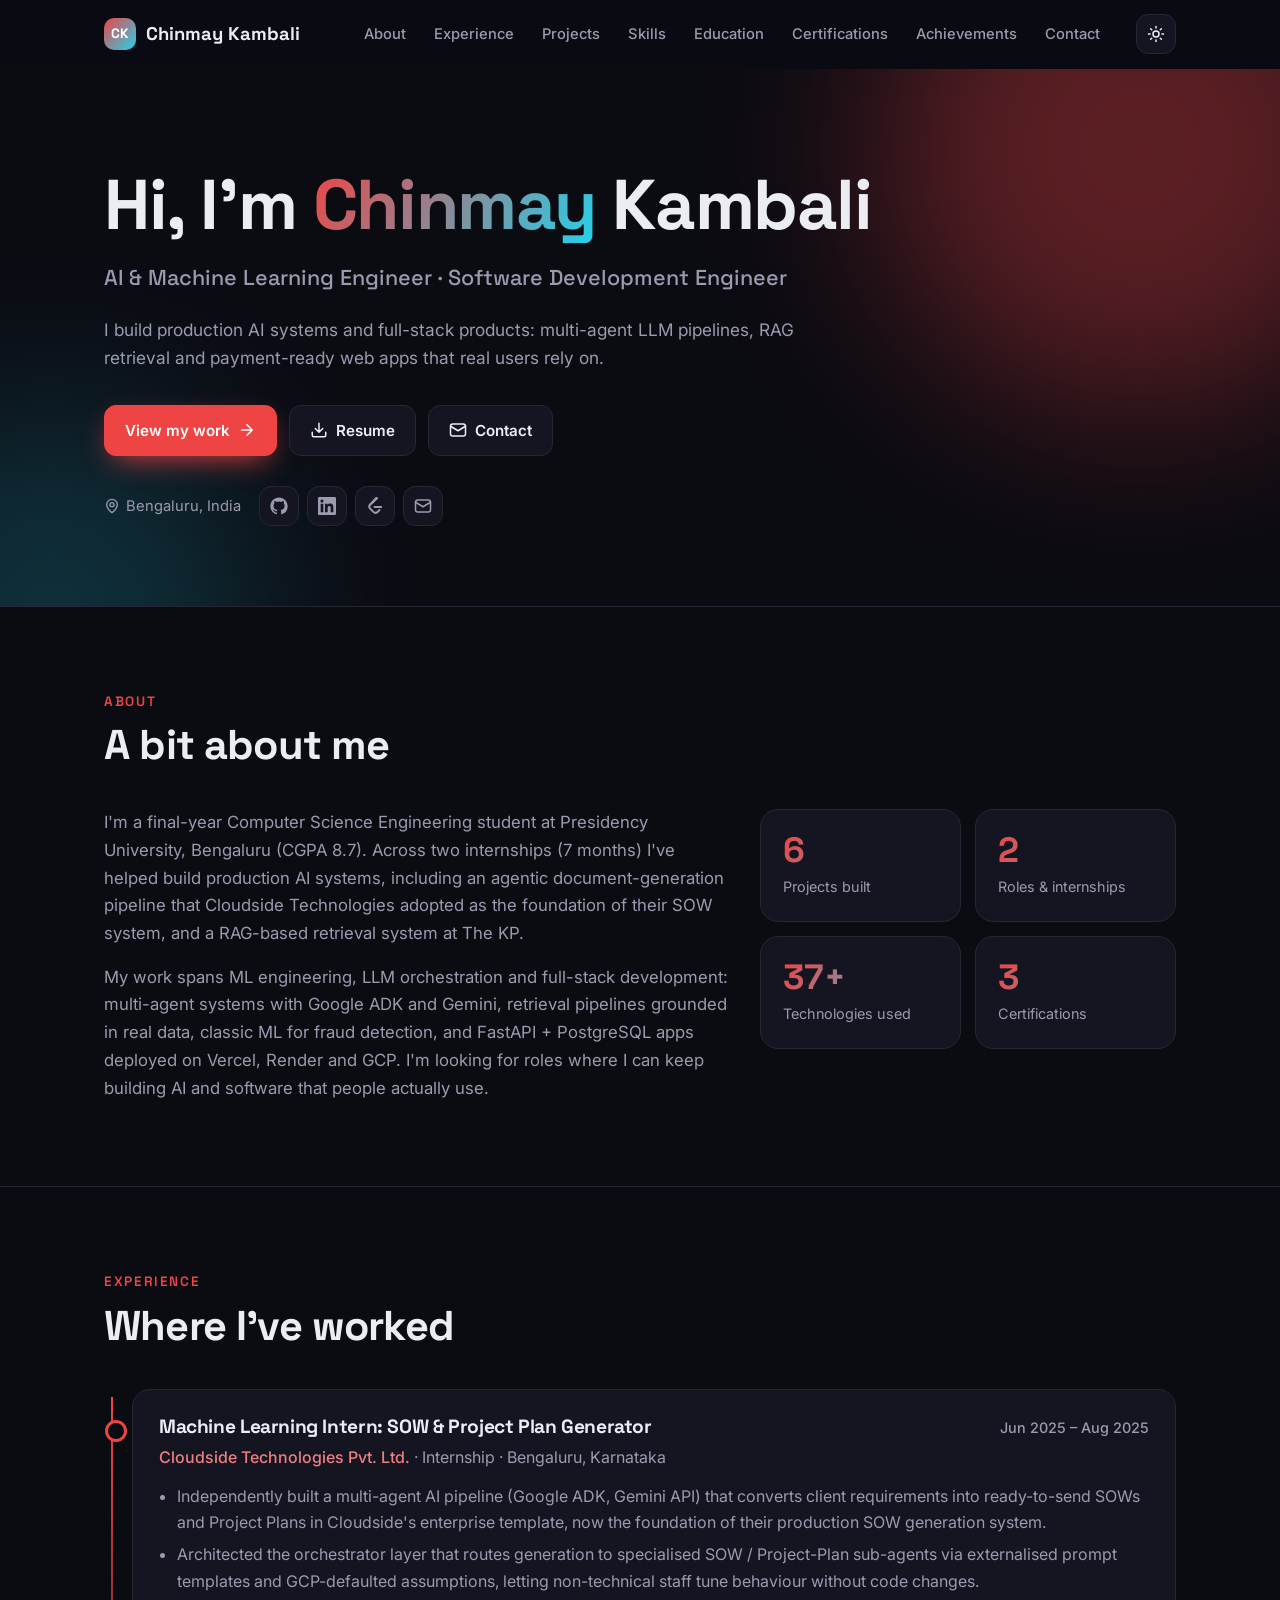
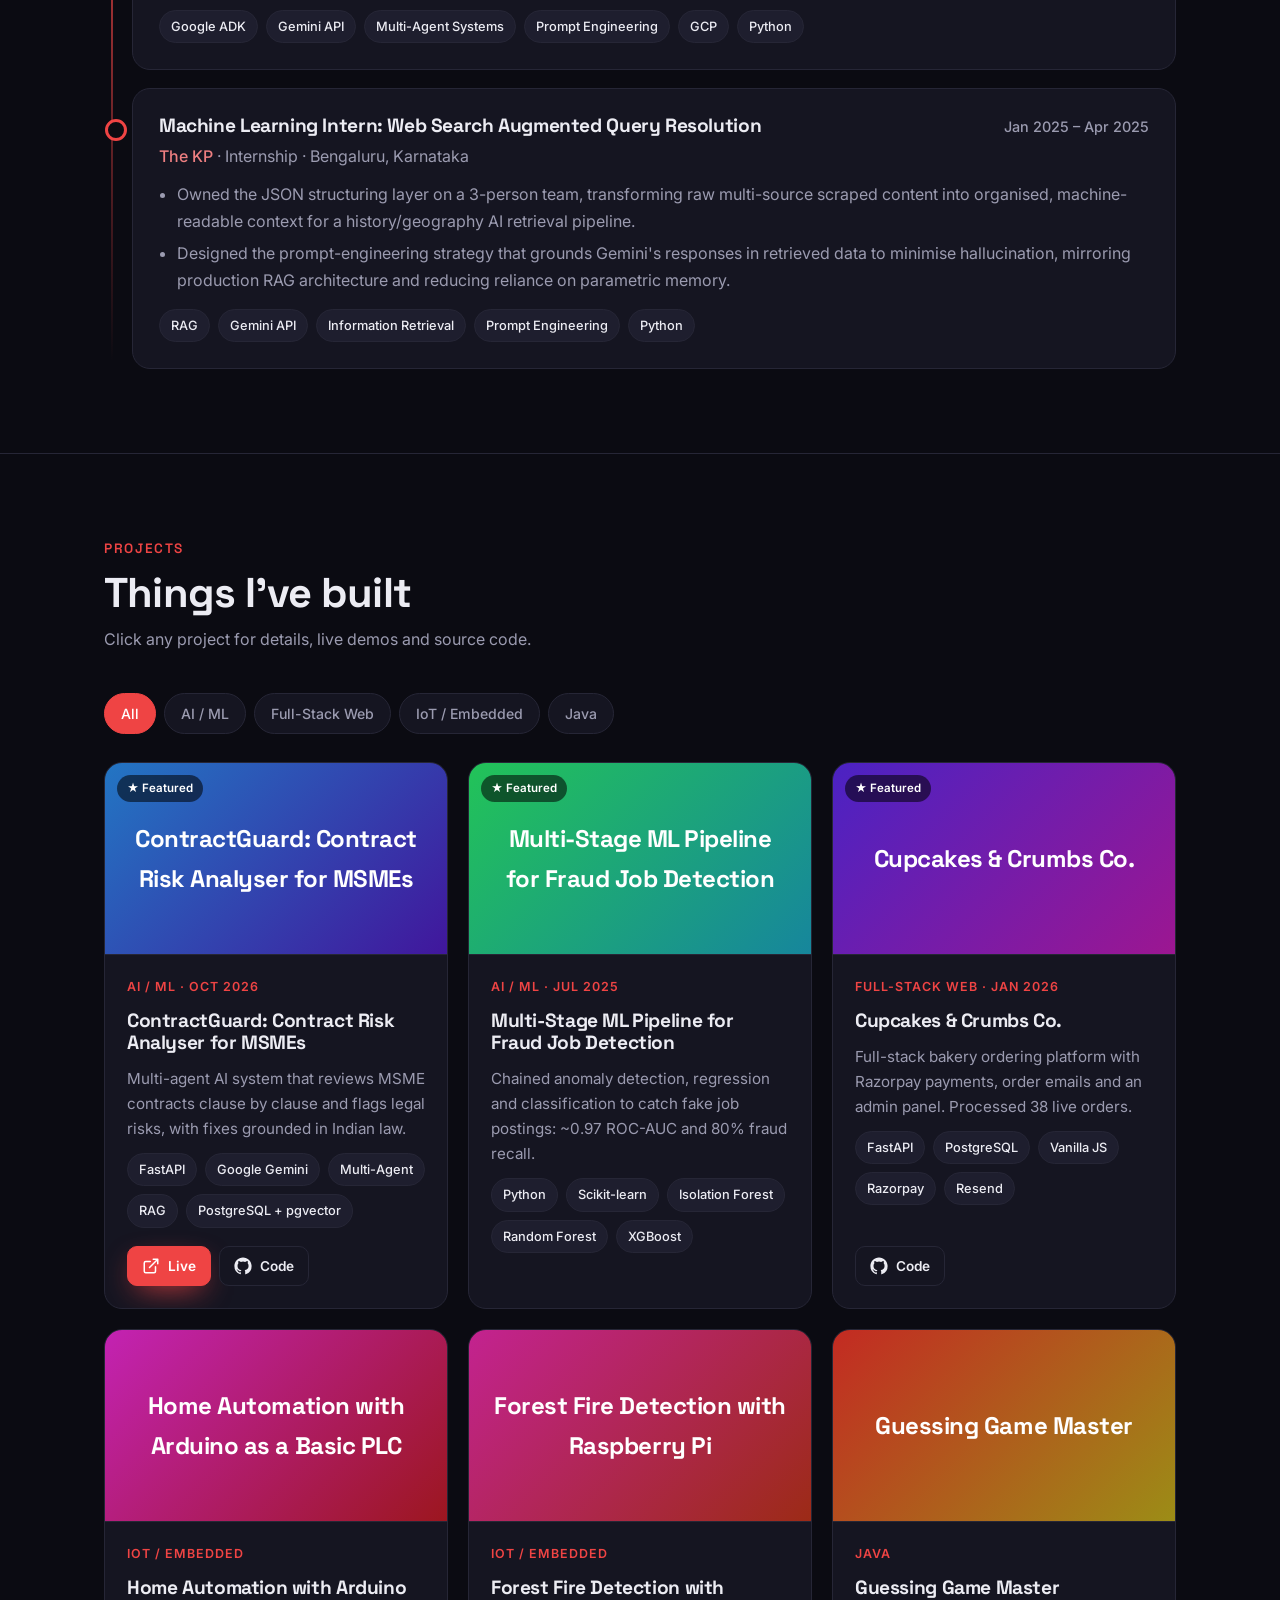
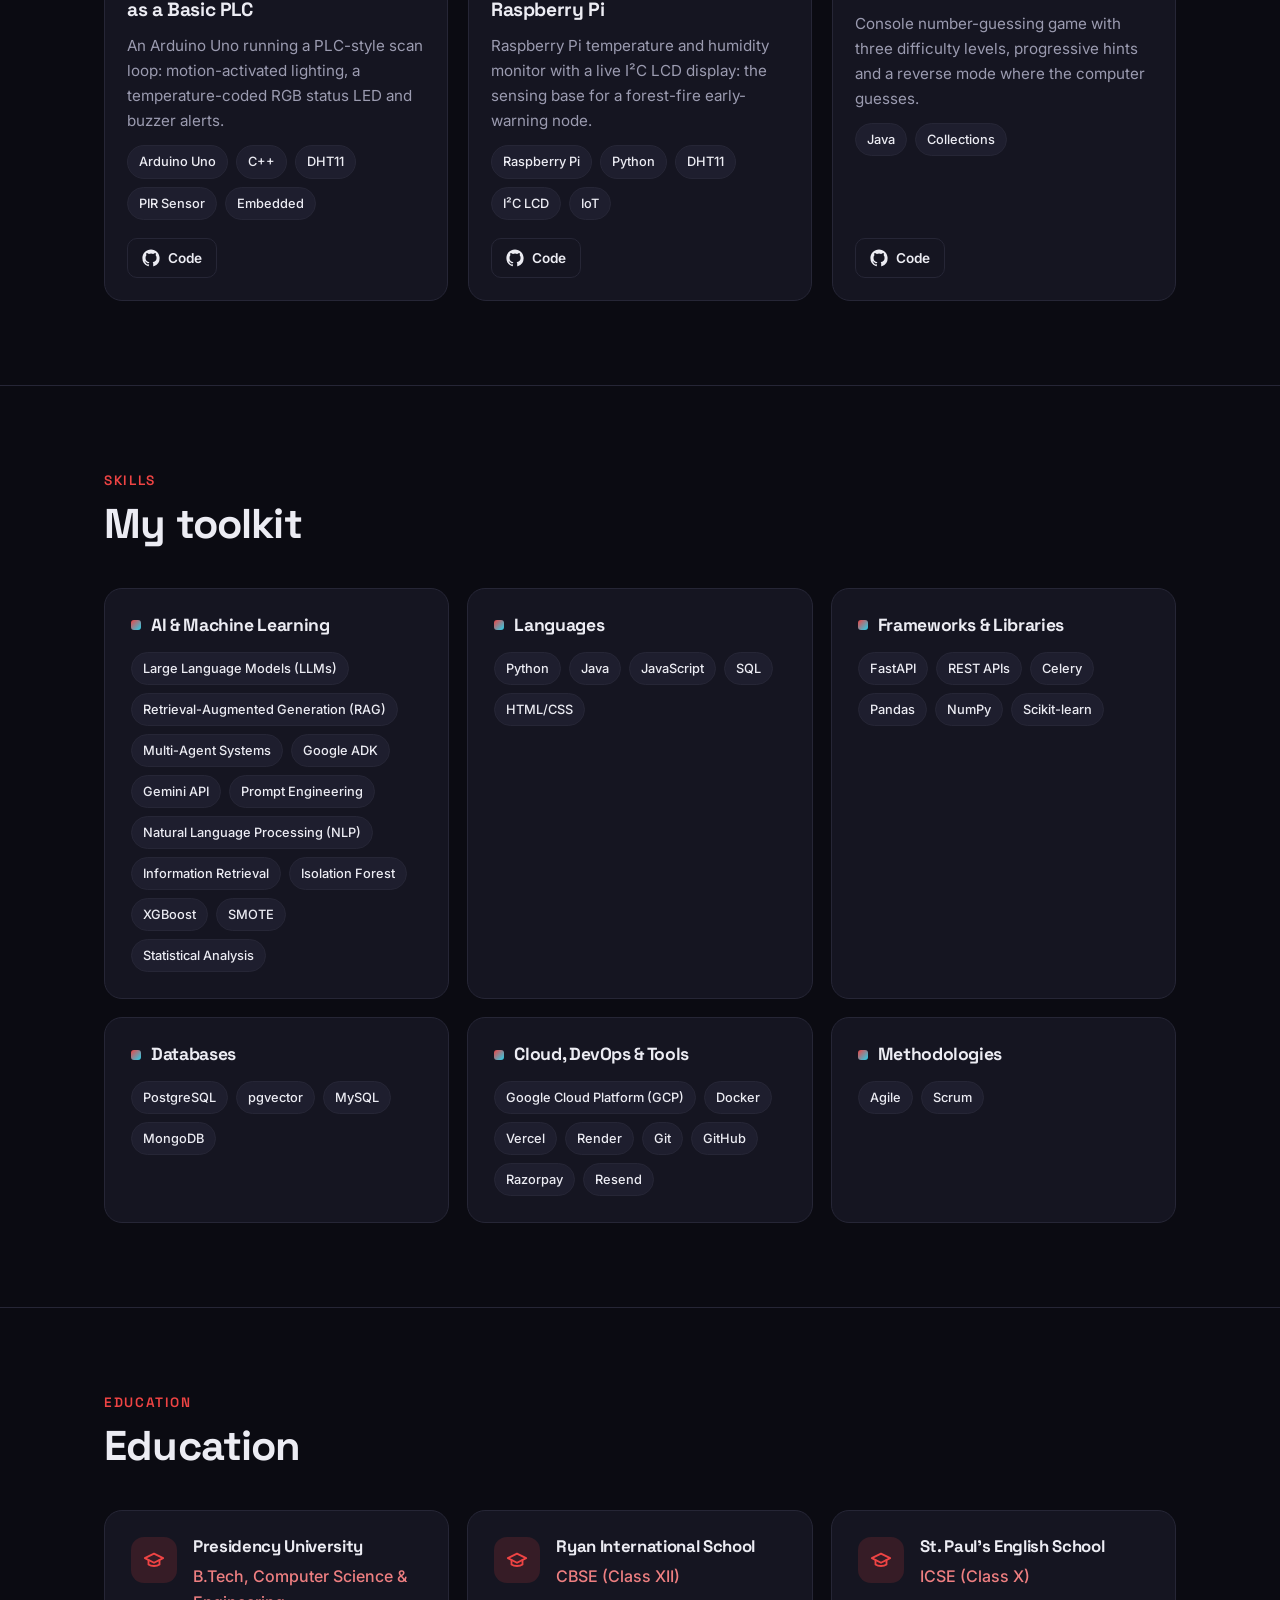
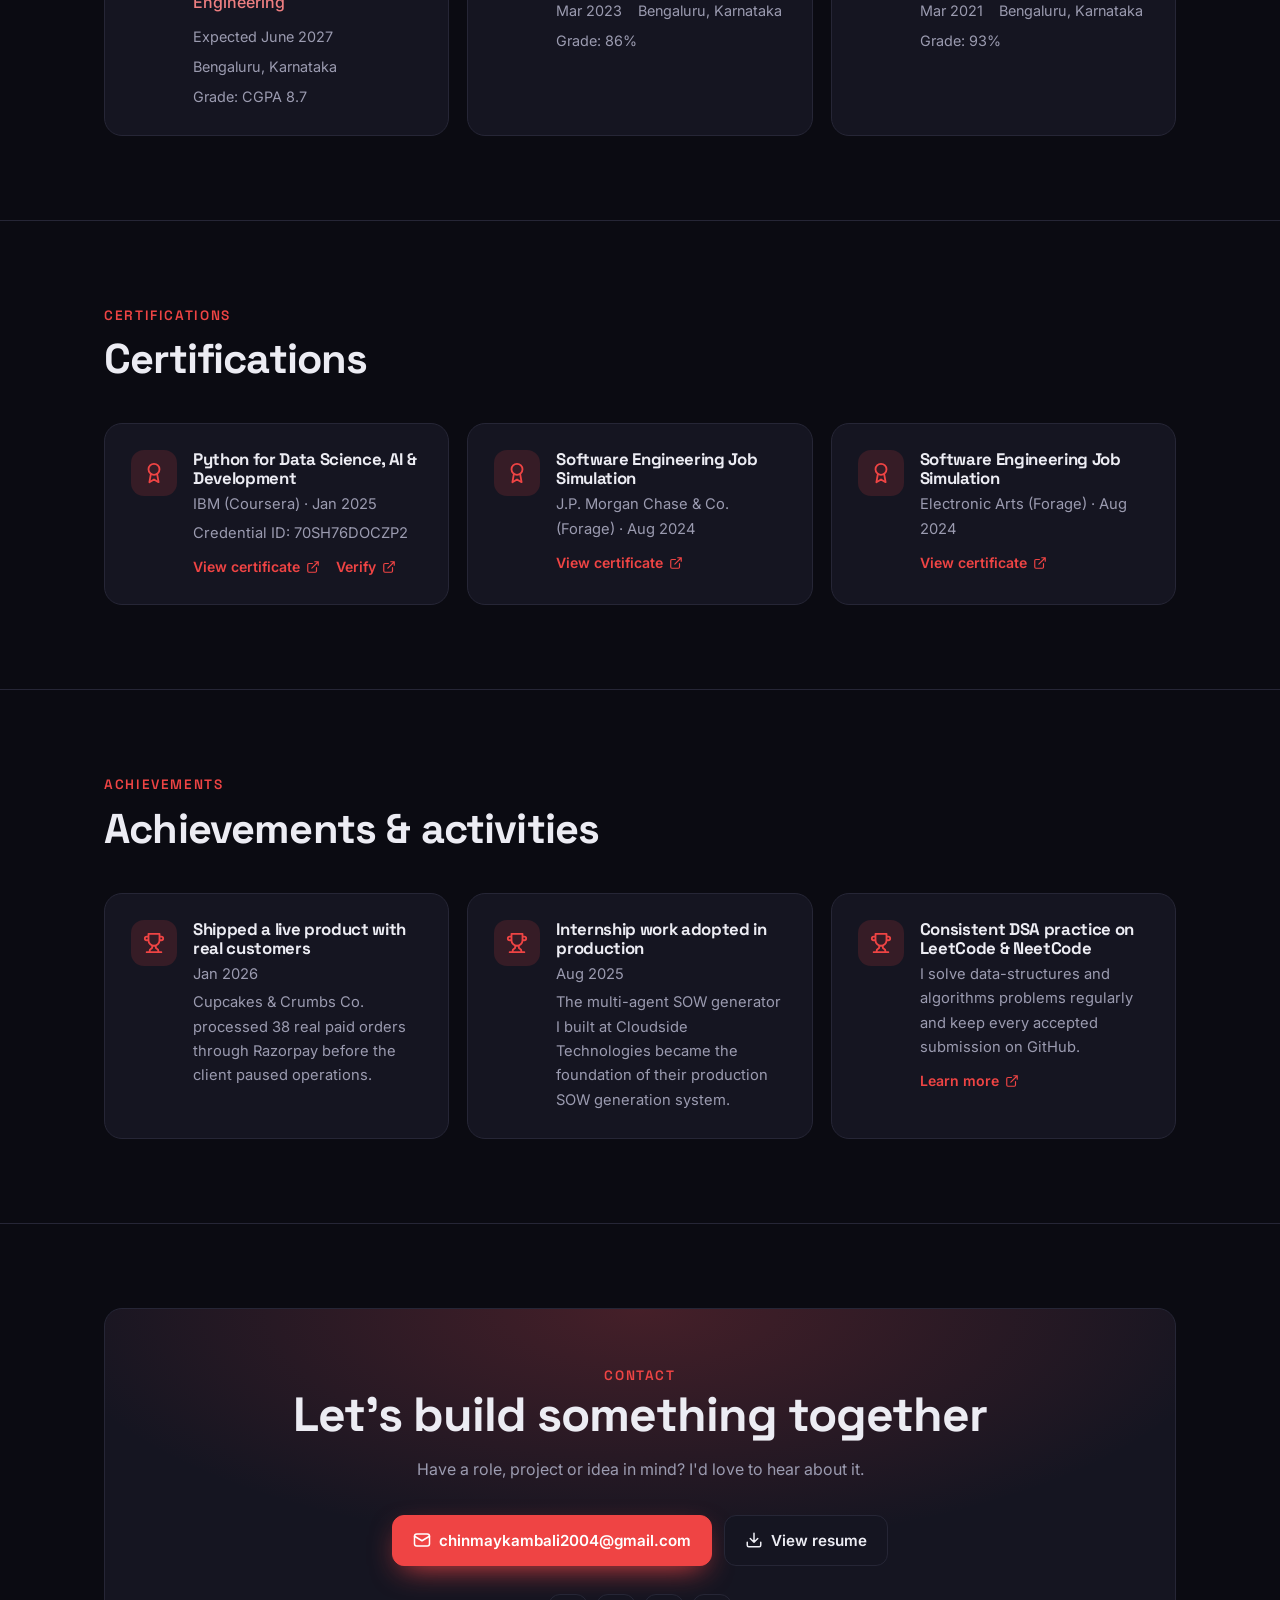
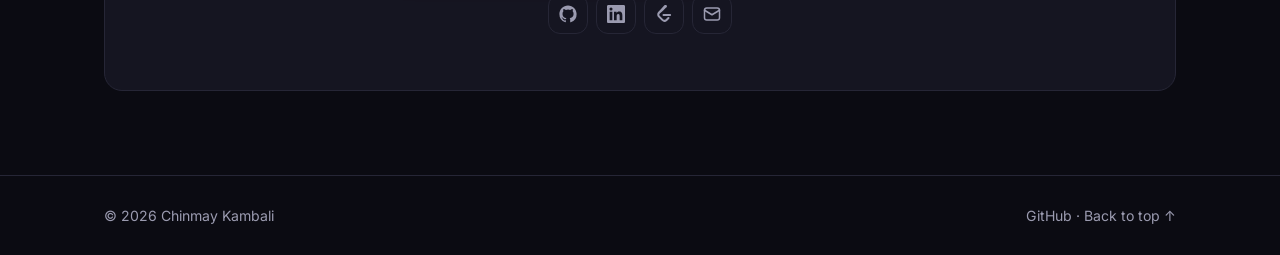
<file: docs/index.html>
<!doctype html>
<html lang="en" data-theme="dark">
<head>
  <meta charset="utf-8">
  <meta name="viewport" content="width=device-width, initial-scale=1">
  <title>Portfolio</title>
  <meta name="description" content="Portfolio">
  <meta property="og:type" content="website">
  <meta property="og:title" content="Portfolio">
  <meta property="og:description" content="Portfolio">
  <link rel="icon" href="data:image/svg+xml,%3Csvg xmlns='http://www.w3.org/2000/svg' viewBox='0 0 64 64'%3E%3Crect width='64' height='64' rx='16' fill='%237c5cff'/%3E%3Ctext x='50%25' y='54%25' text-anchor='middle' dominant-baseline='middle' font-family='Arial' font-weight='700' font-size='30' fill='white'%3E%26lt;/%3E%3C/text%3E%3C/svg%3E">
  <link rel="preconnect" href="https://fonts.googleapis.com">
  <link rel="preconnect" href="https://fonts.gstatic.com" crossorigin>
  <link href="https://fonts.googleapis.com/css2?family=Inter:wght@400;500;600&family=Space+Grotesk:wght@500;600;700&display=swap" rel="stylesheet">
  <link rel="stylesheet" href="styles.css">
  <script>
    try { var t = localStorage.getItem('theme'); if (t) document.documentElement.dataset.theme = t; } catch (e) {}
  </script>
</head>
<body>
  <a class="skip" href="#main">Skip to content</a>

  <header class="nav" id="nav">
    <div class="nav-inner">
      <a class="brand" href="#top" id="brand"></a>
      <nav class="nav-links" id="navLinks" aria-label="Sections"></nav>
      <div class="nav-actions">
        <button class="icon-btn" id="themeBtn" aria-label="Toggle light and dark theme"></button>
        <button class="icon-btn menu-btn" id="menuBtn" aria-label="Open menu" aria-expanded="false"></button>
      </div>
    </div>
  </header>

  <main id="main">
    <div class="loading" id="loading">Loading…</div>
  </main>

  <footer class="footer" id="footer"></footer>

  <div class="modal" id="modal" hidden>
    <div class="modal-backdrop" data-close></div>
    <div class="modal-card" role="dialog" aria-modal="true" aria-labelledby="modalTitle">
      <button class="icon-btn modal-close" data-close aria-label="Close"></button>
      <div id="modalBody"></div>
    </div>
  </div>

  <script src="app.js"></script>
</body>
</html>
</file>
<file: docs/styles.css>
:root {
  --accent: #7c5cff;
  --accent-2: #22d3ee;
  --radius: 18px;
  --maxw: 1120px;
  --font: 'Inter', system-ui, -apple-system, Segoe UI, Roboto, sans-serif;
  --display: 'Space Grotesk', 'Inter', system-ui, sans-serif;
}

html[data-theme="dark"] {
  --bg: #0b0b12;
  --bg-2: #11111b;
  --card: #151521;
  --card-hover: #1b1b2a;
  --border: #262636;
  --text: #ececf3;
  --muted: #9b9bb0;
  --chip: #1e1e2e;
  --shadow: 0 20px 50px -20px rgba(0, 0, 0, .7);
  color-scheme: dark;
}

html[data-theme="light"] {
  --bg: #f7f7fb;
  --bg-2: #ffffff;
  --card: #ffffff;
  --card-hover: #fbfbff;
  --border: #e4e4ee;
  --text: #15151f;
  --muted: #5f5f75;
  --chip: #f0f0f7;
  --shadow: 0 20px 50px -25px rgba(30, 30, 80, .25);
  color-scheme: light;
}

* { box-sizing: border-box; }
html { scroll-behavior: smooth; scroll-padding-top: 80px; }
body {
  margin: 0;
  background: var(--bg);
  color: var(--text);
  font-family: var(--font);
  font-size: 16px;
  line-height: 1.65;
  -webkit-font-smoothing: antialiased;
  overflow-x: hidden;
}
img { max-width: 100%; display: block; }
a { color: inherit; }
h1, h2, h3, h4 { font-family: var(--display); line-height: 1.15; margin: 0; letter-spacing: -0.02em; }
p { margin: 0; }
button { font: inherit; color: inherit; }
:focus-visible { outline: 2px solid var(--accent); outline-offset: 3px; border-radius: 6px; }

.skip { position: absolute; left: -999px; top: 8px; background: var(--accent); color: #fff; padding: 8px 14px; border-radius: 8px; z-index: 100; }
.skip:focus { left: 16px; }

.container { width: 100%; max-width: var(--maxw); margin: 0 auto; padding: 0 24px; }
.loading { min-height: 60vh; display: grid; place-items: center; color: var(--muted); }

/* ---------- Nav ---------- */
.nav {
  position: sticky; top: 0; z-index: 50;
  backdrop-filter: saturate(160%) blur(14px);
  -webkit-backdrop-filter: saturate(160%) blur(14px);
  background: color-mix(in srgb, var(--bg) 78%, transparent);
  border-bottom: 1px solid transparent;
  transition: border-color .2s;
}
.nav.scrolled { border-bottom-color: var(--border); }
.nav-inner { max-width: var(--maxw); margin: 0 auto; padding: 14px 24px; display: flex; align-items: center; gap: 24px; }
.brand { font-family: var(--display); font-weight: 700; font-size: 1.15rem; text-decoration: none; display: flex; align-items: center; gap: 10px; white-space: nowrap; }
.brand-mark { width: 32px; height: 32px; border-radius: 10px; background: linear-gradient(135deg, var(--accent), var(--accent-2)); display: grid; place-items: center; color: #fff; font-size: .85rem; }
.nav-links { display: flex; gap: 4px; margin-left: auto; }
.nav-links a { text-decoration: none; color: var(--muted); font-size: .92rem; font-weight: 500; padding: 8px 12px; border-radius: 10px; transition: color .15s, background .15s; }
.nav-links a:hover, .nav-links a.active { color: var(--text); background: var(--chip); }
.nav-actions { display: flex; gap: 6px; }
.icon-btn { width: 40px; height: 40px; border-radius: 12px; border: 1px solid var(--border); background: var(--card); display: grid; place-items: center; cursor: pointer; transition: background .15s, transform .15s; }
.icon-btn:hover { background: var(--card-hover); }
.icon-btn svg { width: 18px; height: 18px; }
.menu-btn { display: none; }

@media (max-width: 860px) {
  .menu-btn { display: grid; }
  .nav-links {
    position: fixed; inset: 69px 0 auto 0; flex-direction: column; gap: 2px;
    background: var(--bg-2); border-bottom: 1px solid var(--border); padding: 12px 16px 18px;
    transform: translateY(-120%); transition: transform .25s ease; margin: 0;
  }
  .nav-links.open { transform: translateY(0); }
  .nav-links a { padding: 12px 14px; font-size: 1rem; }
  .nav-actions { margin-left: auto; }
}

/* ---------- Buttons & chips ---------- */
.btn { display: inline-flex; align-items: center; gap: 8px; padding: 12px 20px; border-radius: 12px; font-weight: 600; font-size: .95rem; text-decoration: none; border: 1px solid var(--border); background: var(--card); cursor: pointer; transition: transform .15s, background .15s, box-shadow .15s; }
.btn:hover { transform: translateY(-2px); background: var(--card-hover); }
.btn svg { width: 18px; height: 18px; }
.btn-primary { background: var(--accent); border-color: var(--accent); color: #fff; box-shadow: 0 10px 30px -10px var(--accent); }
.btn-primary:hover { background: color-mix(in srgb, var(--accent) 88%, #fff); }
.btn-sm { padding: 8px 14px; font-size: .85rem; border-radius: 10px; }
.chips { display: flex; flex-wrap: wrap; gap: 8px; }
.chip { font-size: .8rem; font-weight: 500; padding: 5px 11px; border-radius: 999px; background: var(--chip); border: 1px solid var(--border); color: var(--text); white-space: nowrap; }
.chip-accent { background: color-mix(in srgb, var(--accent) 16%, transparent); border-color: color-mix(in srgb, var(--accent) 35%, transparent); color: color-mix(in srgb, var(--accent) 70%, var(--text)); }

/* ---------- Hero ---------- */
.hero { position: relative; padding: 96px 0 80px; overflow: hidden; }
.hero::before, .hero::after {
  content: ""; position: absolute; border-radius: 50%; filter: blur(90px); opacity: .35; z-index: -1; pointer-events: none;
}
.hero::before { width: 520px; height: 520px; background: var(--accent); top: -180px; right: -120px; }
.hero::after { width: 420px; height: 420px; background: var(--accent-2); bottom: -220px; left: -160px; opacity: .18; }
.hero-grid { display: grid; grid-template-columns: 1.4fr .8fr; gap: 56px; align-items: center; }
.hero-grid.no-photo { grid-template-columns: 1fr; }
.hero-grid.no-photo .hero-tagline { max-width: 720px; }
.status { display: inline-flex; align-items: center; gap: 10px; padding: 7px 14px; border-radius: 999px; border: 1px solid var(--border); background: var(--card); font-size: .85rem; font-weight: 500; margin-bottom: 26px; }
.status-dot { width: 8px; height: 8px; border-radius: 50%; background: #22c55e; box-shadow: 0 0 0 4px rgba(34, 197, 94, .2); animation: pulse 2s infinite; }
@keyframes pulse { 50% { box-shadow: 0 0 0 8px rgba(34, 197, 94, 0); } }
.hero h1 { font-size: clamp(2.6rem, 6vw, 4.4rem); font-weight: 700; }
.hero h1 .grad { background: linear-gradient(120deg, var(--accent), var(--accent-2)); -webkit-background-clip: text; background-clip: text; color: transparent; }
.hero-title { font-size: clamp(1.1rem, 2.2vw, 1.35rem); color: var(--muted); font-weight: 500; margin-top: 14px; font-family: var(--display); }
.hero-tagline { font-size: 1.08rem; color: var(--muted); max-width: 620px; margin-top: 20px; }
.hero-cta { display: flex; flex-wrap: wrap; gap: 12px; margin-top: 32px; }
.hero-meta { display: flex; flex-wrap: wrap; align-items: center; gap: 18px; margin-top: 30px; color: var(--muted); font-size: .92rem; }
.hero-meta span { display: inline-flex; align-items: center; gap: 6px; }
.hero-meta svg { width: 16px; height: 16px; }
.socials { display: flex; gap: 8px; }
.socials a { width: 40px; height: 40px; border-radius: 12px; display: grid; place-items: center; border: 1px solid var(--border); background: var(--card); color: var(--muted); transition: color .15s, transform .15s, border-color .15s; }
.socials a:hover { color: var(--text); transform: translateY(-2px); border-color: var(--accent); }
.socials svg { width: 18px; height: 18px; }

.avatar-wrap { position: relative; justify-self: center; width: min(320px, 100%); aspect-ratio: 1; }
.avatar-wrap::before { content: ""; position: absolute; inset: -10px; border-radius: 36px; background: linear-gradient(135deg, var(--accent), var(--accent-2)); opacity: .55; transform: rotate(6deg); }
.avatar { position: relative; width: 100%; height: 100%; border-radius: 30px; object-fit: cover; background: var(--card); border: 1px solid var(--border); }
.avatar-initials { display: grid; place-items: center; font-family: var(--display); font-size: 6rem; font-weight: 700; background: linear-gradient(160deg, var(--card), var(--bg-2)); }
.avatar-initials span { background: linear-gradient(120deg, var(--accent), var(--accent-2)); -webkit-background-clip: text; background-clip: text; color: transparent; }

@media (max-width: 860px) {
  .hero { padding: 56px 0 56px; }
  .hero-grid { grid-template-columns: 1fr; gap: 40px; }
  .avatar-wrap { order: -1; width: 160px; justify-self: start; }
  .avatar-initials { font-size: 3.2rem; }
}

/* ---------- Sections ---------- */
section.block { padding: 84px 0; border-top: 1px solid var(--border); }
.section-head { margin-bottom: 40px; }
.eyebrow { font-family: var(--display); color: var(--accent); font-weight: 600; font-size: .85rem; letter-spacing: .12em; text-transform: uppercase; }
.section-head h2 { font-size: clamp(1.9rem, 4vw, 2.6rem); margin-top: 8px; }
.section-head p { color: var(--muted); margin-top: 10px; max-width: 620px; }
.card { background: var(--card); border: 1px solid var(--border); border-radius: var(--radius); padding: 26px; transition: border-color .2s, transform .2s, box-shadow .2s, background .2s; }
.muted { color: var(--muted); }

/* About */
.about-grid { display: grid; grid-template-columns: 1.5fr 1fr; gap: 32px; align-items: start; }
.about-text p { color: var(--muted); font-size: 1.05rem; }
.about-text p + p { margin-top: 16px; }
.stats { display: grid; grid-template-columns: 1fr 1fr; gap: 14px; }
.stat { padding: 22px; }
.stat b { display: block; font-family: var(--display); font-size: 2.2rem; line-height: 1; background: linear-gradient(120deg, var(--accent), var(--accent-2)); -webkit-background-clip: text; background-clip: text; color: transparent; }
.stat span { display: block; margin-top: 8px; color: var(--muted); font-size: .9rem; }
@media (max-width: 860px) { .about-grid { grid-template-columns: 1fr; } }

/* Skills */
.skills-grid { display: grid; grid-template-columns: repeat(auto-fill, minmax(320px, 1fr)); gap: 18px; }
.skill-card h3 { font-size: 1.1rem; margin-bottom: 16px; display: flex; align-items: center; gap: 10px; }
.skill-card h3::before { content: ""; width: 10px; height: 10px; border-radius: 3px; background: linear-gradient(135deg, var(--accent), var(--accent-2)); }
@media (max-width: 400px) { .skills-grid { grid-template-columns: 1fr; } }

/* Timeline (experience) */
.timeline { position: relative; display: grid; gap: 18px; padding-left: 28px; }
.timeline::before { content: ""; position: absolute; left: 7px; top: 8px; bottom: 8px; width: 2px; background: linear-gradient(var(--accent), transparent); }
.tl-item { position: relative; }
.tl-item::before { content: ""; position: absolute; left: -28px; top: 30px; width: 16px; height: 16px; border-radius: 50%; background: var(--bg); border: 3px solid var(--accent); }
.tl-top { display: flex; flex-wrap: wrap; justify-content: space-between; gap: 6px 18px; align-items: baseline; }
.tl-top h3 { font-size: 1.2rem; }
.tl-date { color: var(--muted); font-size: .9rem; font-weight: 500; white-space: nowrap; }
.tl-org { margin-top: 4px; font-weight: 500; color: color-mix(in srgb, var(--accent) 65%, var(--text)); }
.tl-org a { text-decoration: none; }
.tl-org a:hover { text-decoration: underline; }
.tl-org .muted { font-weight: 400; }
.tl-summary { margin-top: 12px; color: var(--muted); }
.tl-list { margin: 12px 0 0; padding-left: 18px; color: var(--muted); }
.tl-list li + li { margin-top: 6px; }
.tl-item .chips { margin-top: 16px; }

/* Projects */
.filters { display: flex; flex-wrap: wrap; gap: 8px; margin-bottom: 28px; }
.filter { padding: 8px 16px; border-radius: 999px; border: 1px solid var(--border); background: var(--card); font-size: .88rem; font-weight: 500; cursor: pointer; color: var(--muted); transition: all .15s; }
.filter:hover { color: var(--text); }
.filter.active { background: var(--accent); border-color: var(--accent); color: #fff; }
.projects-grid { display: grid; grid-template-columns: repeat(auto-fill, minmax(330px, 1fr)); gap: 20px; }
.project { padding: 0; overflow: hidden; display: flex; flex-direction: column; cursor: pointer; }
.project:hover { transform: translateY(-4px); border-color: color-mix(in srgb, var(--accent) 50%, var(--border)); box-shadow: var(--shadow); }
.project-media { aspect-ratio: 16 / 9; position: relative; overflow: hidden; border-bottom: 1px solid var(--border); }
.project-media img { width: 100%; height: 100%; object-fit: cover; transition: transform .4s; }
.project:hover .project-media img { transform: scale(1.04); }
.project-ph { width: 100%; height: 100%; display: grid; place-items: center; padding: 24px; text-align: center; font-family: var(--display); font-weight: 700; font-size: 1.5rem; color: #fff; letter-spacing: -0.02em; }
.badge-featured { position: absolute; top: 12px; left: 12px; font-size: .72rem; font-weight: 600; padding: 4px 10px; border-radius: 999px; background: rgba(0, 0, 0, .55); color: #fff; backdrop-filter: blur(6px); }
.project-body { padding: 22px; display: flex; flex-direction: column; gap: 12px; flex: 1; }
.project-cat { font-size: .78rem; font-weight: 600; color: var(--accent); text-transform: uppercase; letter-spacing: .08em; }
.project-body h3 { font-size: 1.2rem; }
.project-body p { color: var(--muted); font-size: .95rem; }
.project-links { display: flex; gap: 8px; margin-top: auto; padding-top: 6px; flex-wrap: wrap; }
@media (max-width: 400px) { .projects-grid { grid-template-columns: 1fr; } }

/* Education / certs / achievements */
.grid-2 { display: grid; grid-template-columns: repeat(auto-fill, minmax(320px, 1fr)); gap: 18px; }
.edu h3 { font-size: 1.15rem; }
.edu .tl-org { margin-top: 6px; }
.edu-meta { display: flex; flex-wrap: wrap; gap: 6px 16px; color: var(--muted); font-size: .9rem; margin-top: 10px; }
.cert { display: flex; gap: 16px; align-items: flex-start; }
.cert-icon { flex: none; width: 46px; height: 46px; border-radius: 13px; display: grid; place-items: center; background: color-mix(in srgb, var(--accent) 15%, transparent); color: var(--accent); }
.cert-icon svg { width: 22px; height: 22px; }
.cert h3 { font-size: 1.05rem; }
.cert .muted { font-size: .92rem; margin-top: 4px; }
.cert a.link { display: inline-flex; align-items: center; gap: 6px; margin-top: 10px; font-size: .88rem; font-weight: 600; color: var(--accent); text-decoration: none; }
.cert a.link:hover { text-decoration: underline; }
.cert a.link svg { width: 14px; height: 14px; }
@media (max-width: 400px) { .grid-2 { grid-template-columns: 1fr; } }

/* Testimonials */
.quote { display: flex; flex-direction: column; gap: 18px; }
.quote blockquote { margin: 0; font-size: 1.02rem; color: var(--text); }
.quote blockquote::before { content: "“"; display: block; font-family: var(--display); font-size: 3rem; line-height: .6; color: var(--accent); margin-bottom: 8px; }
.quote-by { display: flex; align-items: center; gap: 12px; }
.quote-by img, .quote-by .q-init { width: 44px; height: 44px; border-radius: 50%; object-fit: cover; }
.q-init { display: grid; place-items: center; background: var(--chip); font-weight: 600; }
.quote-by b { display: block; font-size: .95rem; }
.quote-by span { color: var(--muted); font-size: .85rem; }

/* Contact */
.contact-card { text-align: center; padding: 56px 28px; position: relative; overflow: hidden; }
.contact-card::before { content: ""; position: absolute; inset: 0; background: radial-gradient(600px 240px at 50% 0%, color-mix(in srgb, var(--accent) 22%, transparent), transparent); pointer-events: none; }
.contact-card h2 { font-size: clamp(2rem, 5vw, 3rem); position: relative; }
.contact-card p { color: var(--muted); max-width: 520px; margin: 14px auto 0; position: relative; }
.contact-card .hero-cta { justify-content: center; position: relative; }
.contact-card .socials { justify-content: center; margin-top: 28px; position: relative; }

/* Footer */
.footer { border-top: 1px solid var(--border); padding: 28px 0; color: var(--muted); font-size: .88rem; }
.footer .container { display: flex; flex-wrap: wrap; justify-content: space-between; gap: 10px; }
.footer a { text-decoration: none; }
.footer a:hover { color: var(--text); }

/* Modal */
.modal { position: fixed; inset: 0; z-index: 100; display: grid; place-items: center; padding: 16px; }
.modal[hidden] { display: none; }
.modal-backdrop { position: absolute; inset: 0; background: rgba(5, 5, 10, .7); backdrop-filter: blur(4px); animation: fade .2s; }
.modal-card { position: relative; width: min(760px, 100%); max-height: 90vh; overflow: auto; background: var(--bg-2); border: 1px solid var(--border); border-radius: 22px; box-shadow: var(--shadow); animation: pop .25s ease; }
.modal-close { position: absolute; top: 14px; right: 14px; z-index: 2; }
.modal-media { aspect-ratio: 16 / 8; border-bottom: 1px solid var(--border); overflow: hidden; }
.modal-media img { width: 100%; height: 100%; object-fit: cover; }
.modal-content { padding: 28px; display: grid; gap: 16px; }
.modal-content h3 { font-size: 1.6rem; }
.modal-content p { color: var(--muted); white-space: pre-line; }
@keyframes fade { from { opacity: 0; } }
@keyframes pop { from { opacity: 0; transform: translateY(12px) scale(.98); } }

/* Reveal on scroll */
.reveal { opacity: 0; transform: translateY(18px); transition: opacity .6s ease, transform .6s ease; }
.reveal.in { opacity: 1; transform: none; }
@media (prefers-reduced-motion: reduce) {
  html { scroll-behavior: auto; }
  .reveal { opacity: 1; transform: none; transition: none; }
  * { animation: none !important; }
}

@media (max-width: 560px) {
  .container, .nav-inner { padding-left: 16px; padding-right: 16px; }
  section.block { padding: 64px 0; }
  .card { padding: 20px; }
  .projects-grid, .skills-grid, .grid-2 { grid-template-columns: 1fr; }
  .stats { grid-template-columns: 1fr 1fr; }
}
</file>
